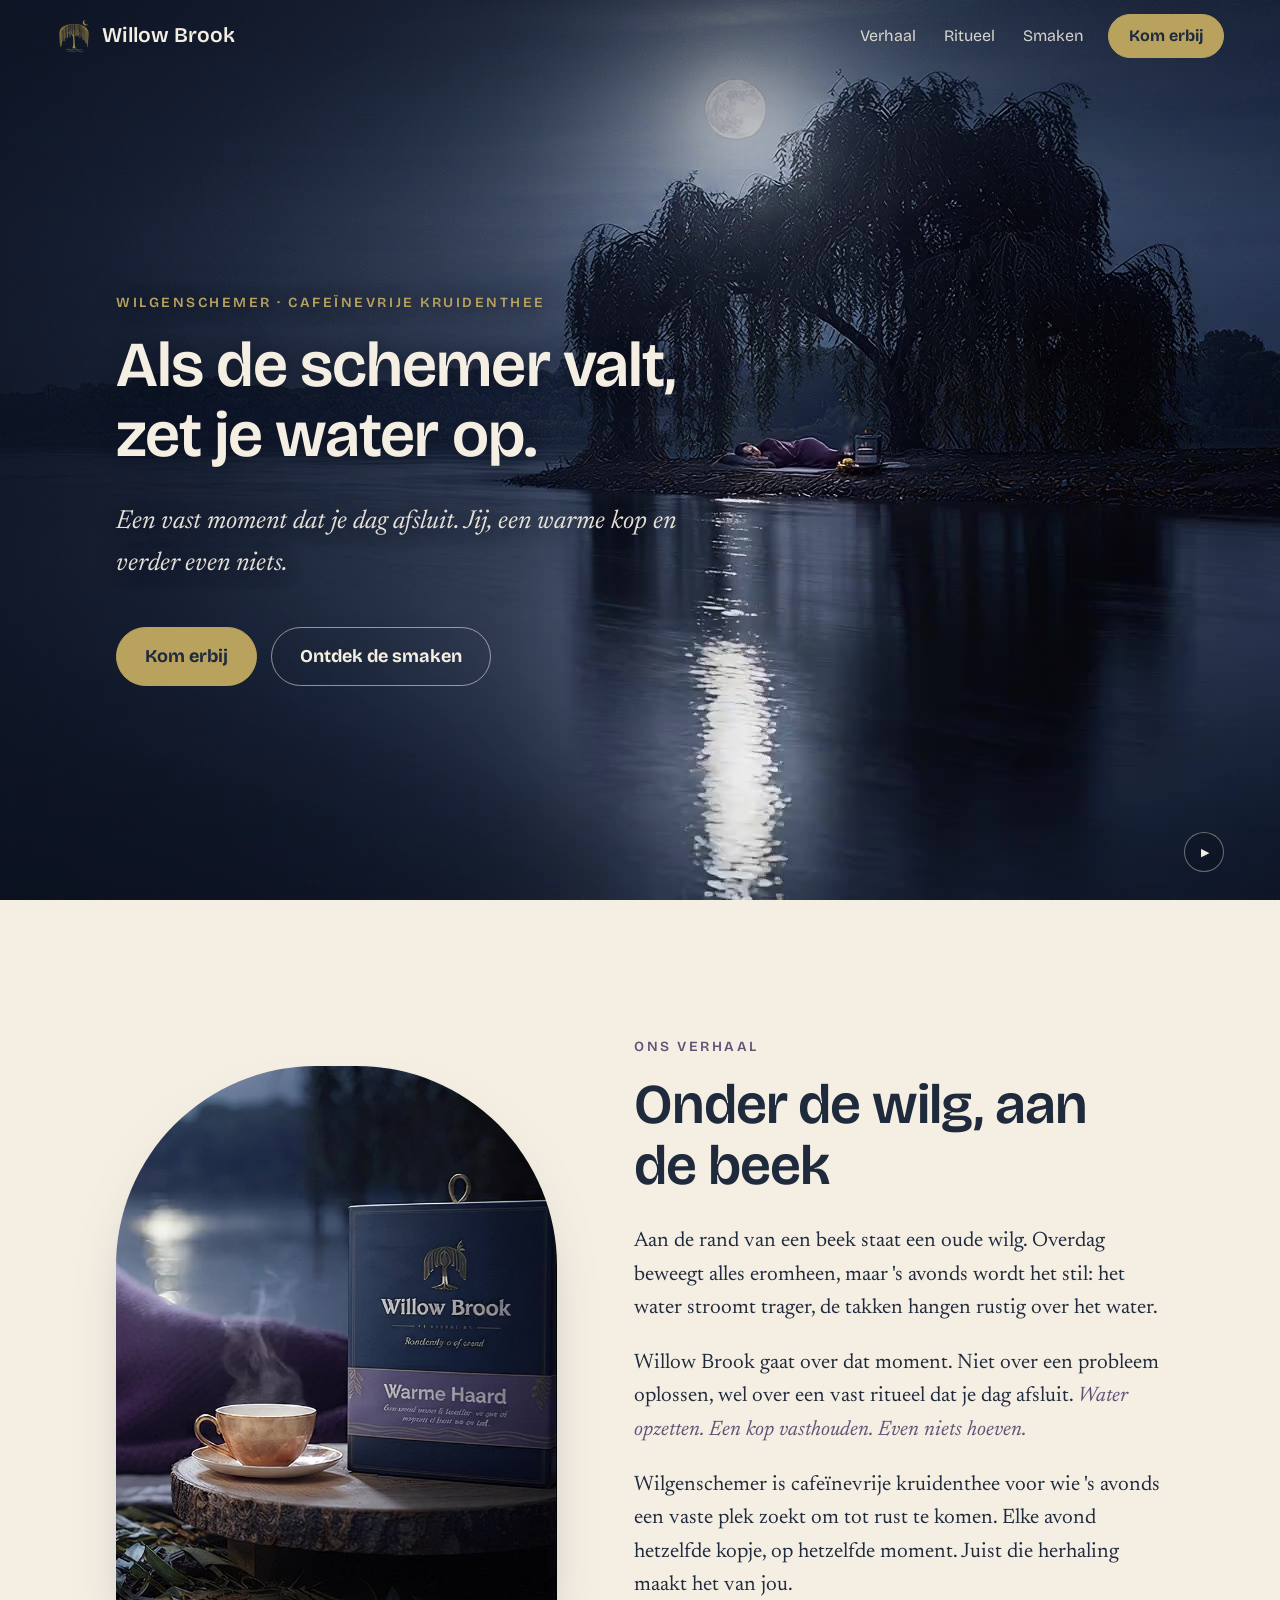
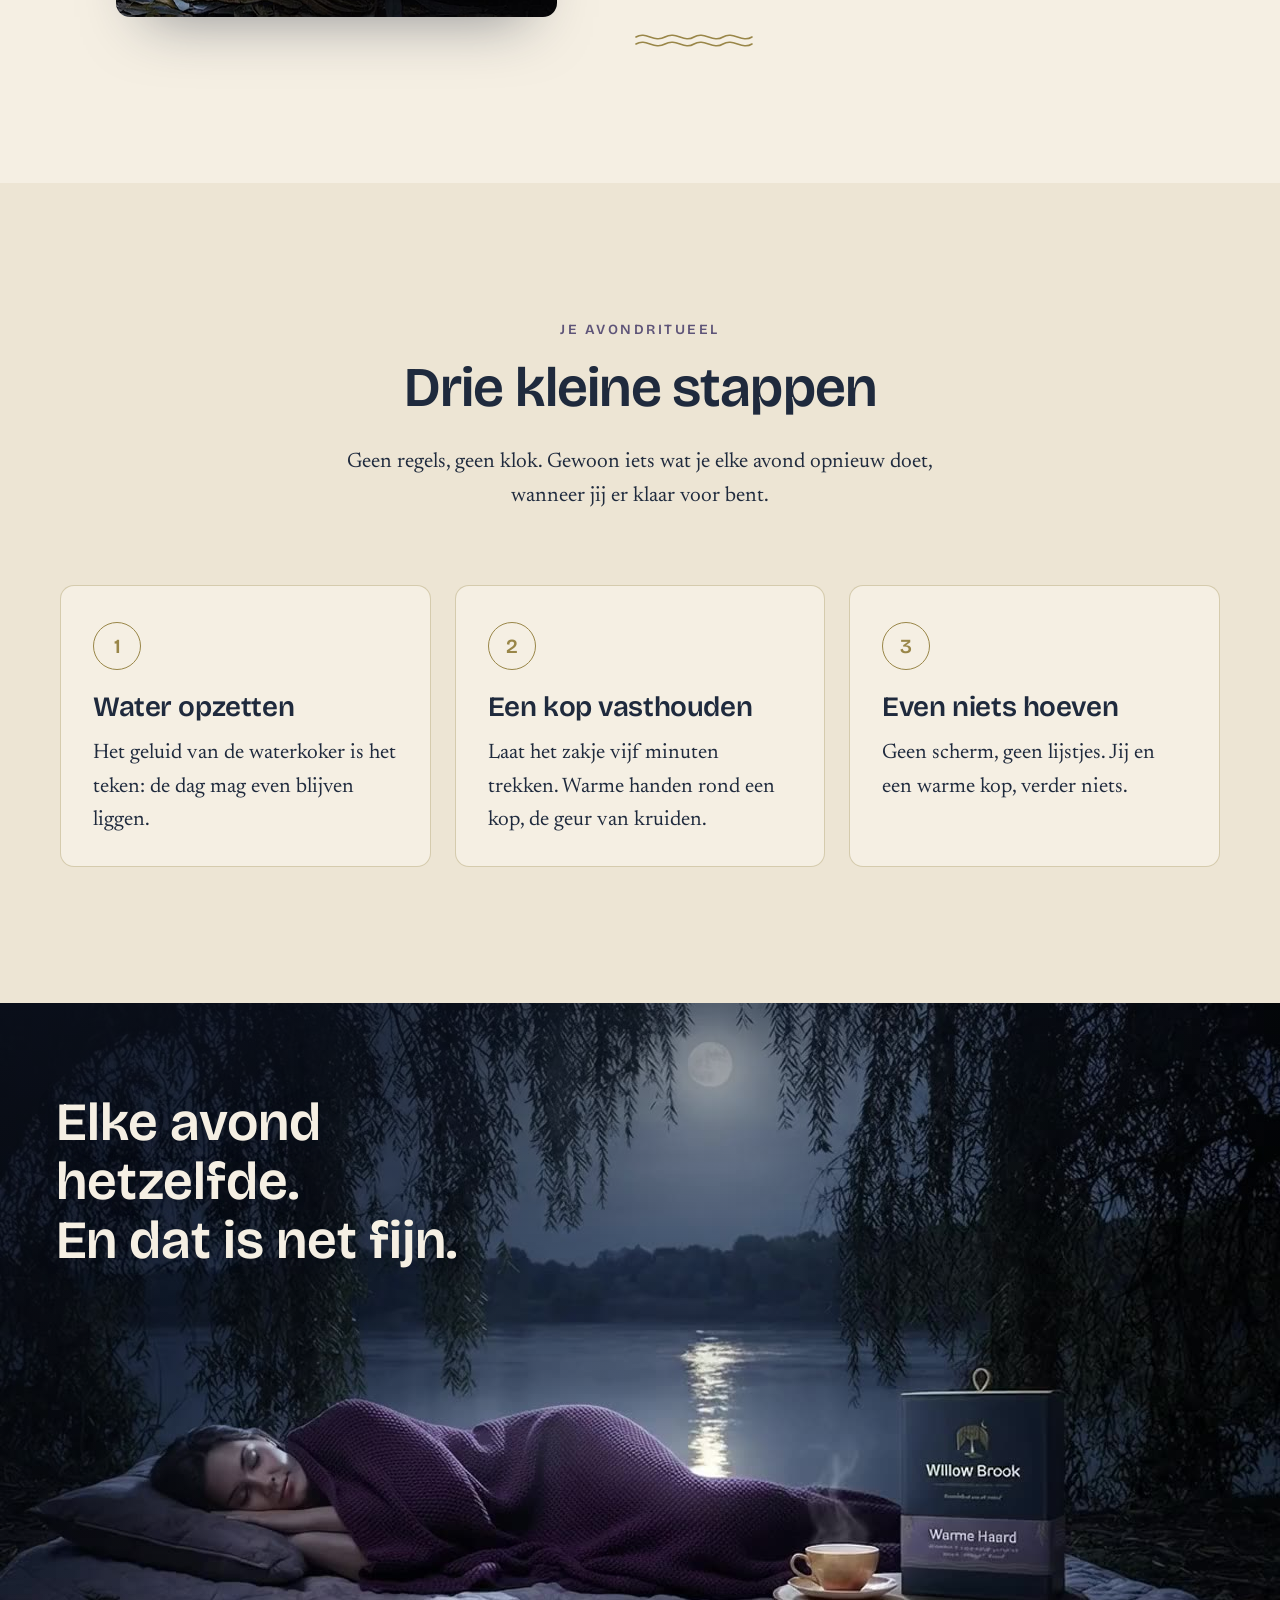
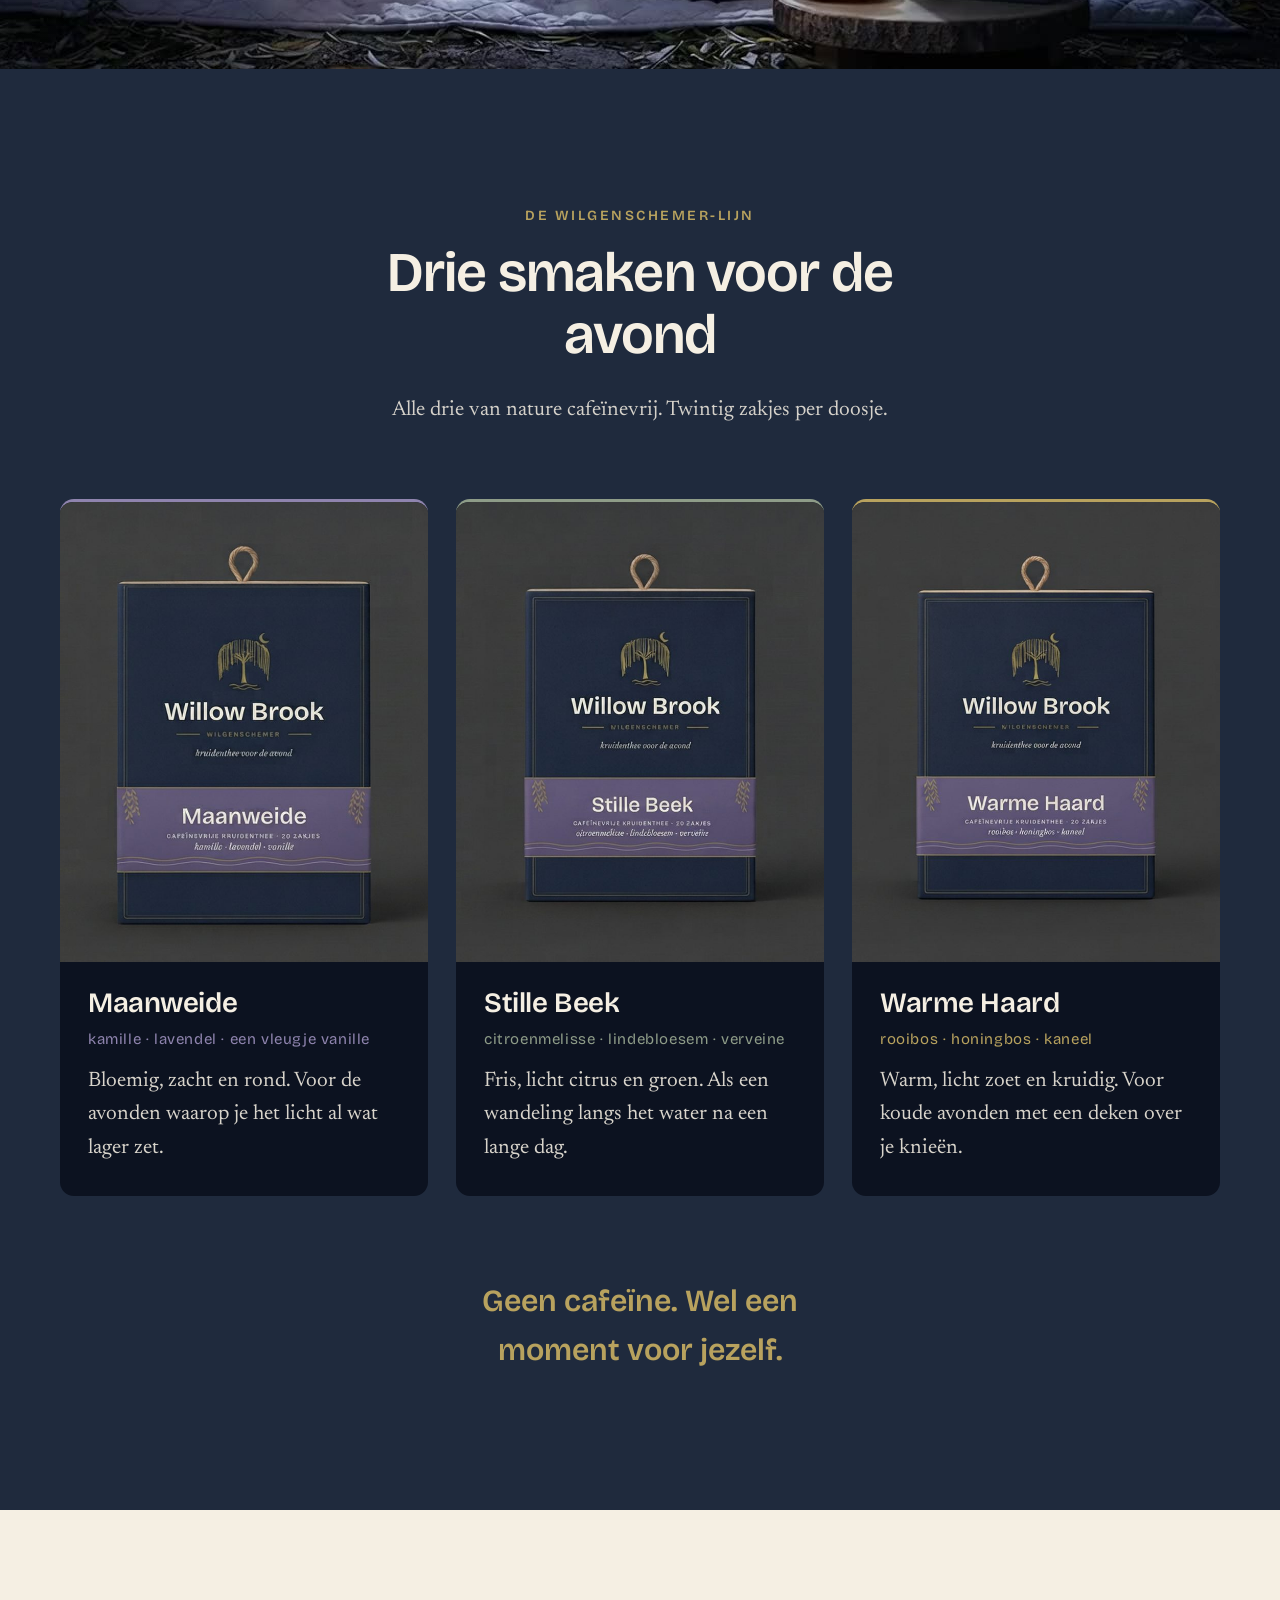
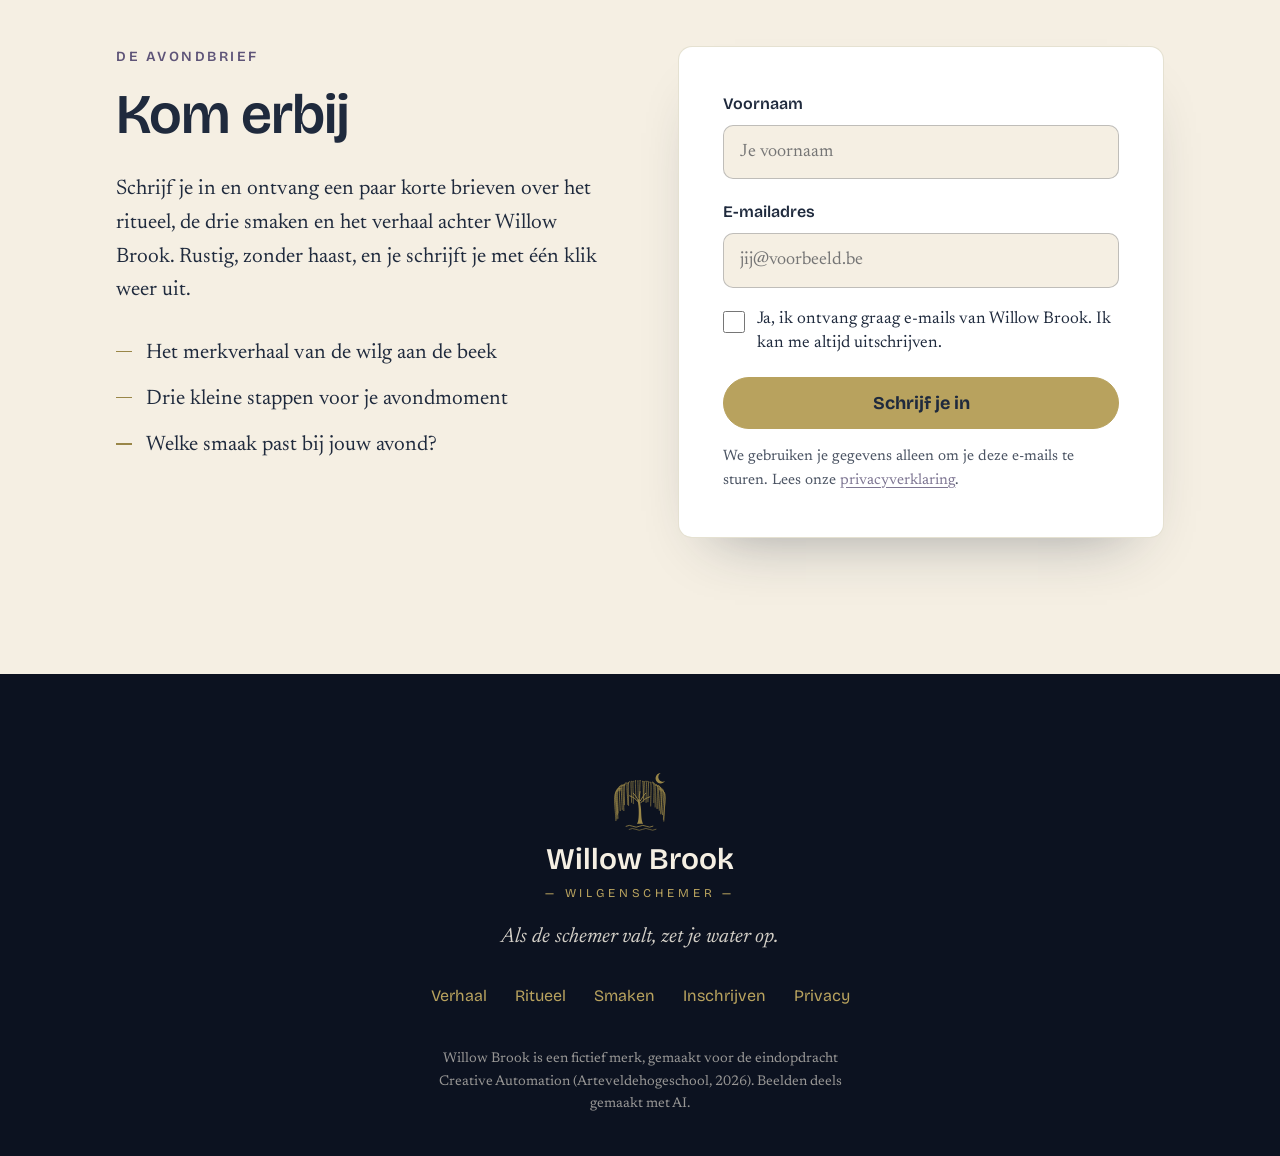
<file: index.html>
<!doctype html>
<html lang="nl">
<head>
  <meta charset="utf-8">
  <meta name="viewport" content="width=device-width, initial-scale=1">
  <title>Willow Brook · Wilgenschemer, kruidenthee voor de avond</title>
  <meta name="description" content="Wilgenschemer van Willow Brook: cafeïnevrije kruidenthee voor je avondritueel. Schrijf je in en kom erbij.">

  <!-- Deelbeeld (Open Graph) -->
  <meta property="og:type" content="website">
  <meta property="og:title" content="Willow Brook · Als de schemer valt, zet je water op.">
  <meta property="og:description" content="Cafeïnevrije kruidenthee voor je avondritueel. Kom erbij.">
  <meta property="og:image" content="og-image.jpg">
  <meta property="og:locale" content="nl_BE">
  <meta name="theme-color" content="#1F2A3D">

  <link rel="icon" href="favicon.svg" type="image/svg+xml">
  <link rel="icon" href="favicon-32.png" sizes="32x32" type="image/png">
  <link rel="apple-touch-icon" href="apple-touch-icon.png">

  <link rel="preconnect" href="https://fonts.googleapis.com">
  <link rel="preconnect" href="https://fonts.gstatic.com" crossorigin>
  <link href="https://fonts.googleapis.com/css2?family=Bricolage+Grotesque:opsz,wght@12..96,400;12..96,500;12..96,600;12..96,700&family=Newsreader:ital,opsz,wght@0,6..72,400;0,6..72,500;1,6..72,400&display=swap" rel="stylesheet">
  <link rel="stylesheet" href="style.css">
</head>
<body>

  <a class="skip" href="#inhoud">Ga naar de inhoud</a>

  <!-- ========== HEADER ========== -->
  <header class="topbar" id="top">
    <a class="topbar__logo" href="#top" aria-label="Willow Brook, naar boven">
      <img src="favicon.svg" alt="" width="36" height="36">
      <span>Willow Brook</span>
    </a>
    <nav class="topbar__nav" aria-label="Hoofdmenu">
      <a href="#verhaal">Verhaal</a>
      <a href="#ritueel">Ritueel</a>
      <a href="#smaken">Smaken</a>
    </nav>
    <a class="btn btn--klein" href="#inschrijven">Kom erbij</a>
  </header>

  <main id="inhoud">

    <!-- ========== 1. HERO ========== -->
    <section class="hero" aria-labelledby="hero-titel">
      <video class="hero__video" autoplay muted loop playsinline preload="metadata"
             poster="hero-poster.jpg" aria-hidden="true">
        <source src="wb-hero-wilg-meer.mp4" type="video/mp4">
      </video>
      <div class="hero__waas"></div>

      <div class="hero__inhoud">
        <p class="label">Wilgenschemer · cafeïnevrije kruidenthee</p>
        <h1 id="hero-titel">Als de schemer valt,<br>zet je water op.</h1>
        <p class="hero__intro">Een vast moment dat je dag afsluit. Jij, een warme kop en verder even niets.</p>
        <div class="hero__knoppen">
          <a class="btn" href="#inschrijven">Kom erbij</a>
          <a class="btn btn--lijn" href="#smaken">Ontdek de smaken</a>
        </div>
      </div>

      <button class="hero__pauze" type="button" aria-label="Video pauzeren" data-pauze>
        <span aria-hidden="true">❙❙</span>
      </button>
    </section>

    <!-- ========== 2. MERKVERHAAL ========== -->
    <section class="verhaal" id="verhaal" aria-labelledby="verhaal-titel">
      <div class="verhaal__beeld">
        <video class="sfeervideo" muted loop playsinline preload="none" width="720" height="900"
               poster="verhaal-poster.jpg" aria-label="Een dampende kop thee en een doosje Willow Brook Warme Haard op een houten schijf. Op de achtergrond slaapt iemand onder een paarse deken aan het water.">
          <source src="wb-verhaal-thee.mp4" type="video/mp4">
        </video>
      </div>
      <div class="verhaal__tekst">
        <p class="label label--lila">Ons verhaal</p>
        <h2 id="verhaal-titel">Onder de wilg, aan de beek</h2>
        <p>Aan de rand van een beek staat een oude wilg. Overdag beweegt alles eromheen, maar 's avonds wordt het stil: het water stroomt trager, de takken hangen rustig over het water.</p>
        <p>Willow Brook gaat over dat moment. Niet over een probleem oplossen, wel over een vast ritueel dat je dag afsluit. <em>Water opzetten. Een kop vasthouden. Even niets hoeven.</em></p>
        <p>Wilgenschemer is cafeïnevrije kruidenthee voor wie 's avonds een vaste plek zoekt om tot rust te komen. Elke avond hetzelfde kopje, op hetzelfde moment. Juist die herhaling maakt het van jou.</p>
        <svg class="golf" viewBox="0 0 120 16" aria-hidden="true"><path d="M2 6c10-6 18 6 29 0s19 6 29 0 19 6 29 0 19 6 29 0M2 13c10-6 18 6 29 0s19 6 29 0 19 6 29 0 19 6 29 0" fill="none" stroke="currentColor" stroke-width="1.6" stroke-linecap="round"/></svg>
      </div>
    </section>

    <!-- ========== 3. RITUEEL IN 3 STAPPEN ========== -->
    <section class="ritueel" id="ritueel" aria-labelledby="ritueel-titel">
      <div class="sectiekop">
        <p class="label label--lila">Je avondritueel</p>
        <h2 id="ritueel-titel">Drie kleine stappen</h2>
        <p>Geen regels, geen klok. Gewoon iets wat je elke avond opnieuw doet, wanneer jij er klaar voor bent.</p>
      </div>
      <ol class="stappen">
        <li class="stap">
          <span class="stap__nr" aria-hidden="true">1</span>
          <h3>Water opzetten</h3>
          <p>Het geluid van de waterkoker is het teken: de dag mag even blijven liggen.</p>
        </li>
        <li class="stap">
          <span class="stap__nr" aria-hidden="true">2</span>
          <h3>Een kop vasthouden</h3>
          <p>Laat het zakje vijf minuten trekken. Warme handen rond een kop, de geur van kruiden.</p>
        </li>
        <li class="stap">
          <span class="stap__nr" aria-hidden="true">3</span>
          <h3>Even niets hoeven</h3>
          <p>Geen scherm, geen lijstjes. Jij en een warme kop, verder niets.</p>
        </li>
      </ol>
    </section>

    <!-- ========== BEELDBAND ========== -->
    <section class="band" aria-label="Sfeerbeeld">
      <video class="sfeervideo" muted loop playsinline preload="none" width="1280" height="720"
             poster="band-poster.jpg" aria-label="Een vrouw slaapt onder een paarse deken op een matje onder de wilgen, met de volle maan boven het meer. Naast haar dampt een kop thee bij een doosje Willow Brook Warme Haard.">
        <source src="wb-band-slaper.mp4" type="video/mp4">
      </video>
      <blockquote class="band__citaat">
        <p>Elke avond hetzelfde.<br>En dat is net fijn.</p>
      </blockquote>
    </section>

    <!-- ========== 4. DE DRIE VARIANTEN ========== -->
    <section class="smaken" id="smaken" aria-labelledby="smaken-titel">
      <div class="sectiekop sectiekop--donker">
        <p class="label">De Wilgenschemer-lijn</p>
        <h2 id="smaken-titel">Drie smaken voor de avond</h2>
        <p>Alle drie van nature cafeïnevrij. Twintig zakjes per doosje.</p>
      </div>

      <div class="kaarten">
        <article class="kaart" style="--accent: #8F84AE">
          <img src="product-maanweide.jpg" width="720" height="900" loading="lazy"
               alt="Nachtblauw doosje Willow Brook Wilgenschemer met lila label: Maanweide, kamille, lavendel en vanille.">
          <div class="kaart__tekst">
            <h3>Maanweide</h3>
            <p class="kaart__ingredienten">kamille · lavendel · een vleugje vanille</p>
            <p>Bloemig, zacht en rond. Voor de avonden waarop je het licht al wat lager zet.</p>
          </div>
        </article>

        <article class="kaart" style="--accent: #8E9C88">
          <img src="product-stille-beek.jpg" width="720" height="900" loading="lazy"
               alt="Nachtblauw doosje Willow Brook Wilgenschemer met lila label: Stille Beek, citroenmelisse, lindebloesem en verveine.">
          <div class="kaart__tekst">
            <h3>Stille Beek</h3>
            <p class="kaart__ingredienten">citroenmelisse · lindebloesem · verveine</p>
            <p>Fris, licht citrus en groen. Als een wandeling langs het water na een lange dag.</p>
          </div>
        </article>

        <article class="kaart" style="--accent: #B8A25E">
          <img src="product-warme-haard.jpg" width="720" height="900" loading="lazy"
               alt="Nachtblauw doosje Willow Brook Wilgenschemer met lila label: Warme Haard, rooibos, honingbos en kaneel.">
          <div class="kaart__tekst">
            <h3>Warme Haard</h3>
            <p class="kaart__ingredienten">rooibos · honingbos · kaneel</p>
            <p>Warm, licht zoet en kruidig. Voor koude avonden met een deken over je knieën.</p>
          </div>
        </article>
      </div>

      <p class="smaken__feit">Geen cafeïne. Wel een moment voor jezelf.</p>
    </section>

    <!-- ========== 5. SIGN-UP ========== -->
    <section class="inschrijven" id="inschrijven" aria-labelledby="inschrijven-titel">
      <div class="inschrijven__tekst">
        <p class="label label--lila">De avondbrief</p>
        <h2 id="inschrijven-titel">Kom erbij</h2>
        <p>Schrijf je in en ontvang een paar korte brieven over het ritueel, de drie smaken en het verhaal achter Willow Brook. Rustig, zonder haast, en je schrijft je met één klik weer uit.</p>
        <ul class="inschrijven__lijst">
          <li>Het merkverhaal van de wilg aan de beek</li>
          <li>Drie kleine stappen voor je avondmoment</li>
          <li>Welke smaak past bij jouw avond?</li>
        </ul>
      </div>

      <div class="inschrijven__form">
        <!--
          ============================================================
          MAILERLITE EMBED
          Plak hieronder de embed-code van MailerLite
          (Forms > Embedded forms > jouw formulier > HTML-code).
          Verwijder daarna het voorbeeldformulier (<form id="voorbeeld-form">)
          en het bijbehorende bedankblok.
          ============================================================
        -->
        <div id="mailerlite-form"></div>

        <!-- Voorbeeldformulier (tijdelijk, tot de MailerLite-code er staat) -->
        <form id="voorbeeld-form" class="form" novalidate>
          <div class="veld">
            <label for="naam">Voornaam</label>
            <input id="naam" name="name" type="text" autocomplete="given-name" required placeholder="Je voornaam">
          </div>
          <div class="veld">
            <label for="email">E-mailadres</label>
            <input id="email" name="email" type="email" autocomplete="email" required placeholder="jij@voorbeeld.be">
          </div>
          <div class="veld veld--check">
            <input id="optin" name="optin" type="checkbox" required>
            <label for="optin">Ja, ik ontvang graag e-mails van Willow Brook. Ik kan me altijd uitschrijven.</label>
          </div>
          <p class="form__fout" role="alert" hidden></p>
          <button class="btn btn--vol" type="submit">Schrijf je in</button>
          <p class="form__privacy">We gebruiken je gegevens alleen om je deze e-mails te sturen. Lees onze <a href="privacy.html">privacyverklaring</a>.</p>
        </form>

        <div class="form__bedankt" hidden tabindex="-1">
          <svg viewBox="0 0 48 48" aria-hidden="true"><path d="M30 8a16 16 0 1 0 10 28A18 18 0 0 1 30 8Z" fill="currentColor"/></svg>
          <h3>Fijn dat je erbij bent</h3>
          <p>Kijk even in je mailbox en bevestig je inschrijving. Daarna volgt je eerste avondbrief.</p>
        </div>
      </div>
    </section>

  </main>

  <!-- ========== 6. FOOTER ========== -->
  <footer class="footer">
    <div class="footer__logo">
      <img src="favicon.svg" width="64" height="64" alt="">
      <span class="footer__woordmerk">Willow Brook</span>
      <span class="footer__tagline">— WILGENSCHEMER —</span>
    </div>
    <p class="footer__zin">Als de schemer valt, zet je water op.</p>
    <nav class="footer__nav" aria-label="Footer">
      <a href="#verhaal">Verhaal</a>
      <a href="#ritueel">Ritueel</a>
      <a href="#smaken">Smaken</a>
      <a href="#inschrijven">Inschrijven</a>
      <a href="privacy.html">Privacy</a>
    </nav>
    <p class="footer__klein">Willow Brook is een fictief merk, gemaakt voor de eindopdracht Creative Automation (Arteveldehogeschool, 2026). Beelden deels gemaakt met AI.</p>
  </footer>

  <script src="main.js" defer></script>
</body>
</html>
</file>
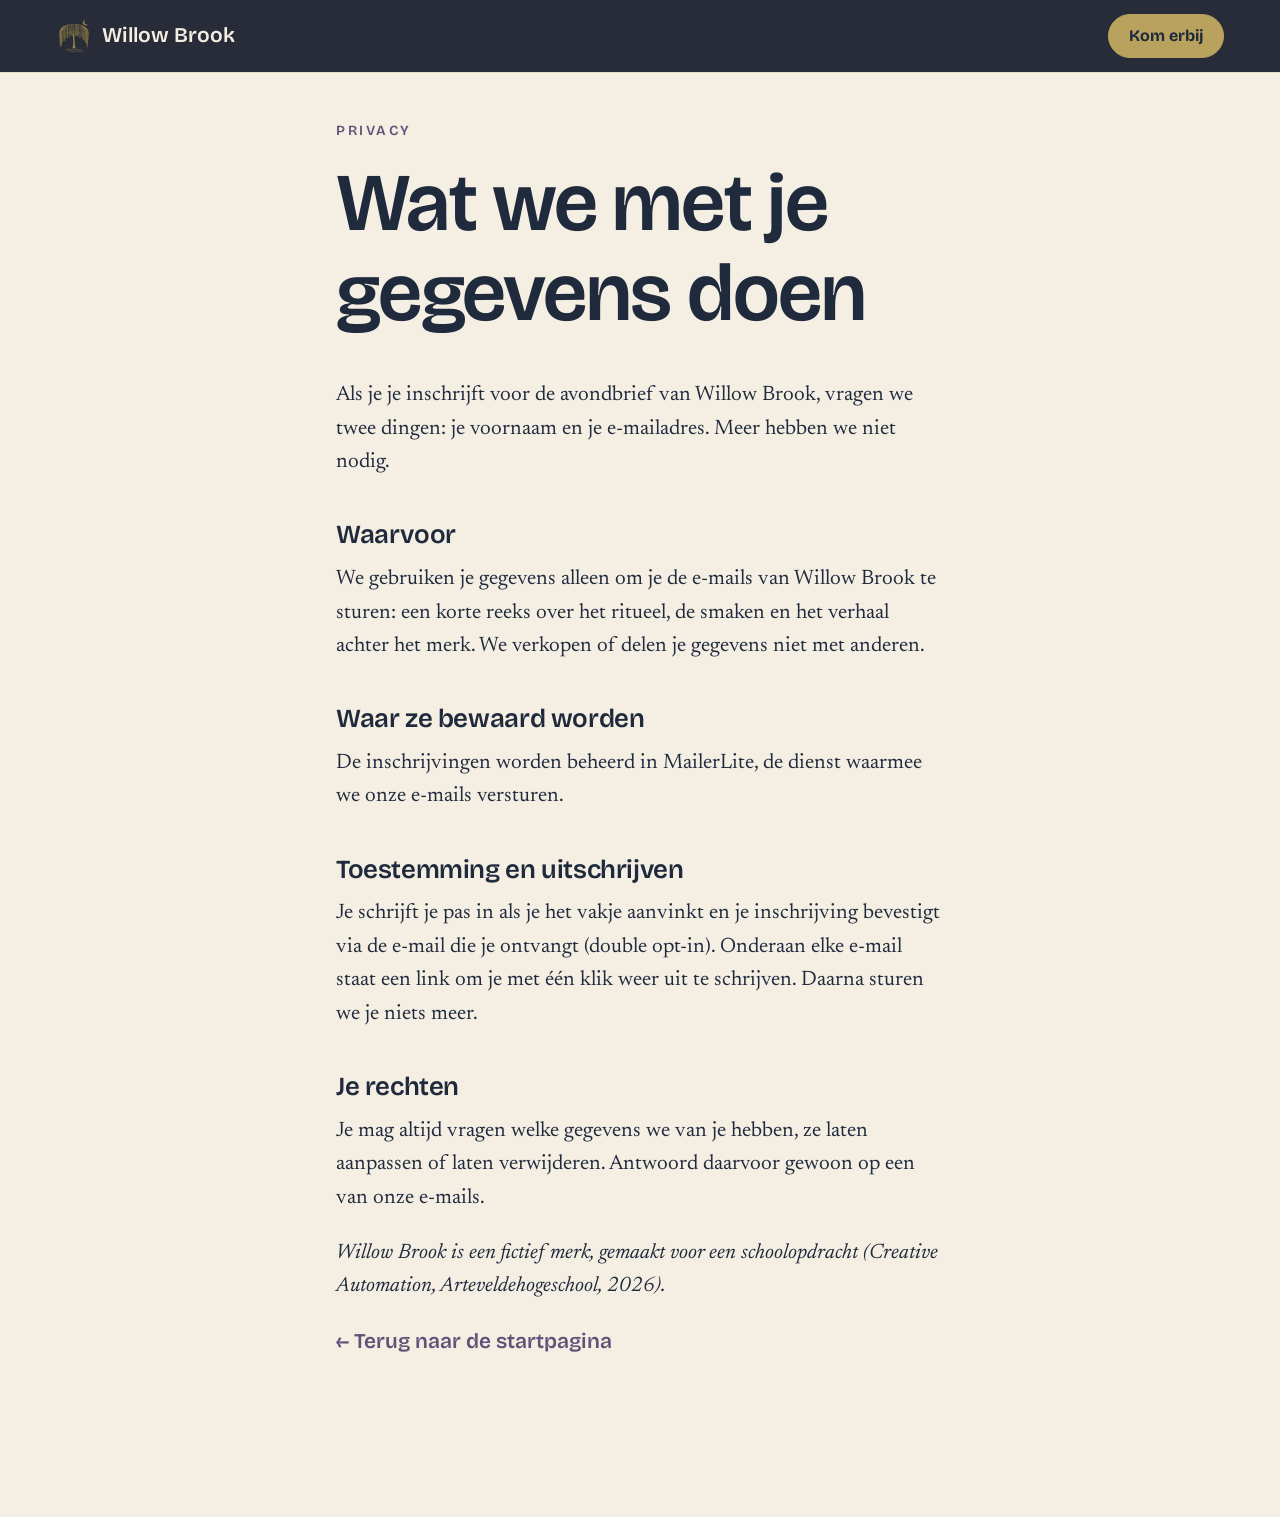
<file: privacy.html>
<!doctype html>
<html lang="nl">
<head>
  <meta charset="utf-8">
  <meta name="viewport" content="width=device-width, initial-scale=1">
  <title>Privacy · Willow Brook</title>
  <link rel="icon" href="favicon.svg" type="image/svg+xml">
  <link rel="preconnect" href="https://fonts.googleapis.com">
  <link rel="preconnect" href="https://fonts.gstatic.com" crossorigin>
  <link href="https://fonts.googleapis.com/css2?family=Bricolage+Grotesque:opsz,wght@12..96,400;12..96,600;12..96,700&family=Newsreader:ital,opsz,wght@0,6..72,400;1,6..72,400&display=swap" rel="stylesheet">
  <link rel="stylesheet" href="style.css">
  <style>
    .privacy { max-width: 720px; margin: 0 auto; padding: 120px var(--rand) var(--ruimte); }
    .privacy h2 { font-size: 26px; margin-top: 1.6em; }
    .terug { font-family: var(--font-titel); font-weight: 600; text-decoration: none; }
  </style>
</head>
<body>
  <header class="topbar is-gescrold">
    <a class="topbar__logo" href="index.html">
      <img src="favicon.svg" alt="" width="36" height="36">
      <span>Willow Brook</span>
    </a>
    <a class="btn btn--klein" href="index.html#inschrijven">Kom erbij</a>
  </header>

  <main class="privacy">
    <p class="label label--lila">Privacy</p>
    <h1>Wat we met je gegevens doen</h1>
    <p>Als je je inschrijft voor de avondbrief van Willow Brook, vragen we twee dingen: je voornaam en je e-mailadres. Meer hebben we niet nodig.</p>

    <h2>Waarvoor</h2>
    <p>We gebruiken je gegevens alleen om je de e-mails van Willow Brook te sturen: een korte reeks over het ritueel, de smaken en het verhaal achter het merk. We verkopen of delen je gegevens niet met anderen.</p>

    <h2>Waar ze bewaard worden</h2>
    <p>De inschrijvingen worden beheerd in MailerLite, de dienst waarmee we onze e-mails versturen.</p>

    <h2>Toestemming en uitschrijven</h2>
    <p>Je schrijft je pas in als je het vakje aanvinkt en je inschrijving bevestigt via de e-mail die je ontvangt (double opt-in). Onderaan elke e-mail staat een link om je met één klik weer uit te schrijven. Daarna sturen we je niets meer.</p>

    <h2>Je rechten</h2>
    <p>Je mag altijd vragen welke gegevens we van je hebben, ze laten aanpassen of laten verwijderen. Antwoord daarvoor gewoon op een van onze e-mails.</p>

    <p><em>Willow Brook is een fictief merk, gemaakt voor een schoolopdracht (Creative Automation, Arteveldehogeschool, 2026).</em></p>

    <p><a class="terug" href="index.html">← Terug naar de startpagina</a></p>
  </main>
</body>
</html>
</file>
<file: style.css>
/* =========================================================
   Willow Brook · Wilgenschemer · landingspagina
   Kleuren en fonts volgen BRAND.md
   ========================================================= */

:root {
  --wb-goud: #998648;
  --wb-nachtblauw: #1F2A3D;
  --wb-creme: #F5EFE3;
  --wb-salie: #8E9C88;
  --wb-lila: #5E5478;
  --wb-middernacht: #0C1220;
  --wb-lichtgoud: #B8A25E;

  --font-titel: "Bricolage Grotesque", Helvetica, Arial, sans-serif;
  --font-tekst: "Newsreader", Georgia, serif;

  --breed: 1160px;
  --rand: clamp(20px, 5vw, 56px);
  --ruimte: clamp(72px, 11vw, 136px);
  --radius: 14px;
}

*, *::before, *::after { box-sizing: border-box; }

html { scroll-behavior: smooth; scroll-padding-top: 80px; }

body {
  margin: 0;
  background: var(--wb-creme);
  color: var(--wb-nachtblauw);
  font-family: var(--font-tekst);
  font-size: clamp(18px, 1.1vw + 12px, 21px);
  line-height: 1.6;
  -webkit-font-smoothing: antialiased;
}

img, video, svg { display: block; max-width: 100%; }
img { height: auto; }

h1, h2, h3 {
  font-family: var(--font-titel);
  font-weight: 600;
  line-height: 1.1;
  letter-spacing: -0.015em;
  margin: 0 0 0.5em;
}
h1 { font-size: clamp(42px, 6.4vw, 84px); }
h2 { font-size: clamp(34px, 4.4vw, 56px); }
h3 { font-size: clamp(22px, 1.6vw + 12px, 28px); }

p { margin: 0 0 1em; }

a { color: var(--wb-lila); text-underline-offset: 3px; }

:focus-visible {
  outline: 2px solid var(--wb-lichtgoud);
  outline-offset: 3px;
  border-radius: 4px;
}

.skip {
  position: absolute; left: 16px; top: -60px; z-index: 100;
  background: var(--wb-lichtgoud); color: var(--wb-nachtblauw);
  padding: 10px 16px; border-radius: 8px;
  font-family: var(--font-titel); font-weight: 600; text-decoration: none;
}
.skip:focus { top: 16px; }

/* ---------- Bovenlabel ---------- */
.label {
  font-family: var(--font-titel);
  font-size: 14px;
  font-weight: 600;
  letter-spacing: 0.18em;
  text-transform: uppercase;
  color: var(--wb-lichtgoud);
  margin-bottom: 1.1em;
}
.label--lila { color: var(--wb-lila); }

/* ---------- Knoppen ---------- */
.btn {
  display: inline-flex; align-items: center; justify-content: center;
  min-height: 52px;
  padding: 14px 28px;
  border-radius: 999px;
  border: 1.5px solid var(--wb-lichtgoud);
  background: var(--wb-lichtgoud);
  color: var(--wb-nachtblauw);
  font-family: var(--font-titel);
  font-size: 18px;
  font-weight: 700;
  text-decoration: none;
  cursor: pointer;
  transition: background .3s ease, color .3s ease, border-color .3s ease;
}
.btn:hover { background: var(--wb-creme); border-color: var(--wb-creme); }
.btn--lijn { background: transparent; color: var(--wb-creme); border-color: rgba(245,239,227,.55); }
.btn--lijn:hover { background: rgba(245,239,227,.12); color: var(--wb-creme); border-color: var(--wb-creme); }
.btn--klein { min-height: 42px; padding: 8px 20px; font-size: 16px; }
.btn--vol { width: 100%; }
.btn--vol:hover { background: var(--wb-nachtblauw); border-color: var(--wb-nachtblauw); color: var(--wb-creme); }

/* ---------- Header ---------- */
.topbar {
  position: fixed; inset: 0 0 auto 0; z-index: 50;
  display: flex; align-items: center; gap: 24px;
  padding: 14px var(--rand);
  color: var(--wb-creme);
  transition: background .4s ease, box-shadow .4s ease;
}
.topbar.is-gescrold {
  background: rgba(12, 18, 32, .88);
  backdrop-filter: blur(10px);
  -webkit-backdrop-filter: blur(10px);
  box-shadow: 0 1px 0 rgba(184,162,94,.25);
}
.topbar__logo {
  display: flex; align-items: center; gap: 10px;
  color: var(--wb-creme); text-decoration: none;
  font-family: var(--font-titel); font-weight: 600; font-size: 21px;
  margin-right: auto;
}
.topbar__nav { display: flex; gap: 28px; }
.topbar__nav a {
  color: var(--wb-creme); text-decoration: none;
  font-family: var(--font-titel); font-size: 16px; opacity: .85;
}
.topbar__nav a:hover { opacity: 1; color: var(--wb-lichtgoud); }

/* ---------- 1. Hero ---------- */
.hero {
  position: relative;
  min-height: 100svh;
  display: grid;
  align-items: center;
  overflow: hidden;
  background: var(--wb-middernacht) url("hero-poster.jpg") center / cover no-repeat;
  color: var(--wb-creme);
}
.hero__video {
  position: absolute; inset: 0;
  width: 100%; height: 100%;
  object-fit: cover;
  object-position: 50% 50%;
}
.hero__waas {
  position: absolute; inset: 0;
  background:
    linear-gradient(180deg, rgba(12,18,32,.55) 0%, rgba(12,18,32,0) 25%),
    linear-gradient(90deg, rgba(12,18,32,.75) 0%, rgba(12,18,32,.35) 40%, rgba(12,18,32,0) 62%);
}
.hero__inhoud {
  position: relative;
  width: 100%; max-width: var(--breed);
  margin: 0 auto;
  padding: clamp(104px, 14vh, 140px) var(--rand) 48px;
}
.hero__inhoud h1 { font-size: clamp(40px, 5vw, 72px); max-width: 16ch; text-wrap: balance; }
.hero__inhoud h1, .hero__inhoud .label, .hero__intro { text-shadow: 0 2px 18px rgba(12,18,32,.75); }
.hero__intro {
  max-width: 40ch;
  font-size: clamp(20px, 1.4vw + 12px, 26px);
  font-style: italic;
  opacity: .92;
  margin-bottom: 1.6em;
}
.hero__knoppen { display: flex; flex-wrap: wrap; gap: 14px; }
.hero__pauze {
  position: absolute; right: var(--rand); bottom: 28px;
  width: 40px; height: 40px; border-radius: 50%;
  border: 1px solid rgba(245,239,227,.4);
  background: rgba(12,18,32,.4);
  color: var(--wb-creme); font-size: 11px; letter-spacing: -1px;
  cursor: pointer;
}
.hero__pauze:hover { border-color: var(--wb-creme); }

/* ---------- 2. Verhaal ---------- */
.verhaal {
  max-width: var(--breed);
  margin: 0 auto;
  padding: var(--ruimte) var(--rand);
  display: grid;
  grid-template-columns: 1fr;
  gap: clamp(36px, 6vw, 88px);
  align-items: center;
}
.verhaal__beeld video {
  width: 100%;
  height: auto;
  aspect-ratio: 4 / 5;
  object-fit: cover;
  border-radius: 200px 200px var(--radius) var(--radius);
  box-shadow: 0 30px 60px -30px rgba(31,42,61,.5);
}
.verhaal__tekst h2 { max-width: 14ch; }
.verhaal__tekst p { max-width: 36em; }
.verhaal__tekst em { color: var(--wb-lila); }
.golf { width: 120px; color: var(--wb-goud); margin-top: 28px; }

@media (min-width: 860px) {
  .verhaal { grid-template-columns: 5fr 6fr; }
}

/* ---------- 3. Ritueel ---------- */
.ritueel {
  background: #EDE5D4;
  padding: var(--ruimte) var(--rand);
}
.sectiekop {
  max-width: 640px;
  margin: 0 auto clamp(40px, 6vw, 72px);
  text-align: center;
}
.sectiekop--donker { color: var(--wb-creme); }
.stappen {
  list-style: none; margin: 0 auto; padding: 0;
  max-width: var(--breed);
  display: grid;
  grid-template-columns: 1fr;
  gap: 20px;
}
.stap {
  background: var(--wb-creme);
  border: 1px solid rgba(153,134,72,.35);
  border-radius: var(--radius);
  padding: 36px 32px 28px;
}
.stap__nr {
  display: grid; place-items: center;
  width: 48px; height: 48px;
  margin-bottom: 22px;
  border-radius: 50%;
  border: 1.5px solid var(--wb-goud);
  color: var(--wb-goud);
  font-family: var(--font-titel); font-weight: 600; font-size: 20px;
}
.stap p { margin: 0; }
@media (min-width: 760px) {
  .stappen { grid-template-columns: repeat(3, 1fr); gap: 24px; }
}

/* ---------- Beeldband ---------- */
.band {
  position: relative;
  background: var(--wb-middernacht);
  overflow: hidden;
}
.band video {
  display: block;
  width: 100%;
  height: clamp(380px, 52vw, 760px);
  object-fit: cover;
  object-position: 50% 60%;
}
.band::after {
  content: ""; position: absolute; inset: 0;
  background: linear-gradient(160deg, rgba(12,18,32,.8) 0%, rgba(12,18,32,.25) 40%, rgba(12,18,32,0) 60%);
}
.band__citaat {
  position: absolute; z-index: 1;
  left: var(--rand); top: clamp(32px, 7vw, 96px);
  margin: 0;
  max-width: 13ch;
  color: var(--wb-creme);
  font-family: var(--font-titel);
  font-weight: 600;
  font-size: clamp(30px, 4.2vw, 58px);
  line-height: 1.1;
  text-align: left;
  text-shadow: 0 2px 18px rgba(12,18,32,.7);
}
.band__citaat p { margin: 0; }
@media (max-width: 640px) {
  .band video { object-position: 55% 60%; }
  .band::after { background: linear-gradient(180deg, rgba(12,18,32,.85) 0%, rgba(12,18,32,0) 50%); }
}

/* ---------- 4. Smaken ---------- */
.smaken {
  background: var(--wb-nachtblauw);
  padding: var(--ruimte) var(--rand);
  color: var(--wb-creme);
}
.smaken .sectiekop p:not(.label) { opacity: .85; }
.kaarten {
  max-width: var(--breed);
  margin: 0 auto;
  display: grid;
  grid-template-columns: 1fr;
  gap: 28px;
}
.kaart {
  background: var(--wb-middernacht);
  border-radius: var(--radius);
  overflow: hidden;
  border-top: 3px solid var(--accent);
  display: flex; flex-direction: column;
}
.kaart img {
  width: 100%;
  aspect-ratio: 4 / 5;
  object-fit: cover;
  transition: transform .8s ease;
}
.kaart:hover img { transform: scale(1.03); }
.kaart__tekst { padding: 26px 28px 30px; }
.kaart h3 { color: var(--wb-creme); margin-bottom: .3em; }
.kaart__ingredienten {
  font-family: var(--font-titel);
  font-size: 15px;
  letter-spacing: .04em;
  color: var(--accent);
  margin-bottom: .9em;
}
.kaart p:last-child { margin: 0; opacity: .88; }
@media (min-width: 640px) and (max-width: 979px) {
  .kaarten { grid-template-columns: repeat(2, 1fr); }
  .kaart:last-child { grid-column: 1 / -1; max-width: calc(50% - 14px); justify-self: center; }
}
@media (min-width: 980px) {
  .kaarten { grid-template-columns: repeat(3, 1fr); }
}
.smaken__feit {
  text-align: center;
  margin: clamp(48px, 7vw, 80px) auto 0;
  font-family: var(--font-titel);
  font-weight: 600;
  font-size: clamp(24px, 2.4vw, 34px);
  color: var(--wb-lichtgoud);
  max-width: 22ch;
  text-wrap: balance;
}

/* ---------- 5. Inschrijven ---------- */
.inschrijven {
  max-width: var(--breed);
  margin: 0 auto;
  padding: var(--ruimte) var(--rand);
  display: grid;
  grid-template-columns: 1fr;
  gap: clamp(36px, 6vw, 80px);
  align-items: start;
}
@media (min-width: 900px) {
  .inschrijven { grid-template-columns: 1fr 1fr; }
}
.inschrijven__lijst {
  list-style: none; padding: 0; margin: 1.4em 0 0;
}
.inschrijven__lijst li {
  position: relative;
  padding-left: 30px;
  margin-bottom: .6em;
}
.inschrijven__lijst li::before {
  content: ""; position: absolute; left: 0; top: .65em;
  width: 16px; height: 1.5px; background: var(--wb-goud);
}
.inschrijven__form {
  background: #fff;
  border-radius: var(--radius);
  padding: clamp(28px, 4vw, 44px);
  box-shadow: 0 30px 60px -36px rgba(31,42,61,.45);
  border: 1px solid rgba(153,134,72,.25);
}
.form .veld { margin-bottom: 20px; }
.form label {
  display: block;
  font-family: var(--font-titel);
  font-weight: 600;
  font-size: 16px;
  margin-bottom: 8px;
}
.form input[type="text"],
.form input[type="email"] {
  width: 100%;
  min-height: 52px;
  padding: 12px 16px;
  border: 1.5px solid rgba(31,42,61,.25);
  border-radius: 10px;
  background: var(--wb-creme);
  color: var(--wb-nachtblauw);
  font: inherit;
  font-size: 18px;
}
.form input:focus { outline: none; border-color: var(--wb-lila); box-shadow: 0 0 0 3px rgba(94,84,120,.2); }
.form .veld--check { display: flex; gap: 12px; align-items: flex-start; }
.form .veld--check input {
  flex: none; width: 22px; height: 22px; margin: 3px 0 0;
  accent-color: var(--wb-lila);
}
.form .veld--check label {
  font-family: var(--font-tekst); font-weight: 400; font-size: 17px; line-height: 1.45; margin: 0;
}
.form__fout { color: #8A3B3B; font-size: 16px; margin: -4px 0 16px; }
.form__privacy { font-size: 15px; margin: 16px 0 0; opacity: .8; }
.form__bedankt { text-align: center; padding: 24px 0; }
.form__bedankt svg { width: 44px; margin: 0 auto 18px; color: var(--wb-goud); }
.form__bedankt:focus { outline: none; }

/* ---------- 6. Footer ---------- */
.footer {
  background: var(--wb-middernacht);
  color: var(--wb-creme);
  text-align: center;
  padding: clamp(64px, 8vw, 96px) var(--rand) 40px;
}
.footer__logo { display: inline-flex; flex-direction: column; align-items: center; gap: 10px; margin-bottom: 18px; }
.footer__logo img { width: 64px; }
.footer__woordmerk { font-family: var(--font-titel); font-weight: 600; font-size: 30px; line-height: 1; }
.footer__tagline { font-family: var(--font-titel); font-size: 12px; letter-spacing: .32em; color: var(--wb-lichtgoud); }
.footer__zin { font-style: italic; opacity: .85; }
.footer__nav {
  display: flex; flex-wrap: wrap; justify-content: center; gap: 10px 28px;
  margin: 28px 0 40px;
}
.footer__nav a {
  color: var(--wb-lichtgoud); text-decoration: none;
  font-family: var(--font-titel); font-size: 16px;
}
.footer__nav a:hover { text-decoration: underline; }
.footer__klein { font-size: 14px; opacity: .6; max-width: 52ch; margin: 0 auto; }

/* ---------- Rustig verschijnen ---------- */
.verschijn { opacity: 0; transform: translateY(18px); transition: opacity 1.1s ease, transform 1.1s ease; }
.verschijn.is-zichtbaar { opacity: 1; transform: none; }

/* ---------- Mobiel ---------- */
@media (max-width: 720px) {
  .topbar__nav { display: none; }
  .topbar__logo span { font-size: 19px; }
  .hero__video { object-position: 62% 50%; }
  .hero { align-items: end; }
  .hero__inhoud { padding-bottom: 72px; }
  .hero__waas { background: linear-gradient(180deg, rgba(12,18,32,.5) 0%, rgba(12,18,32,0) 20%), linear-gradient(0deg, rgba(12,18,32,.92) 0%, rgba(12,18,32,.6) 45%, rgba(12,18,32,0) 65%); }
  .hero__knoppen { gap: 10px; }
  .hero__knoppen .btn { padding: 12px 20px; font-size: 17px; }
}

@media (prefers-reduced-motion: reduce) {
  html { scroll-behavior: auto; }
  .verschijn { opacity: 1; transform: none; transition: none; }
  .kaart img { transition: none; }
}
</file>
